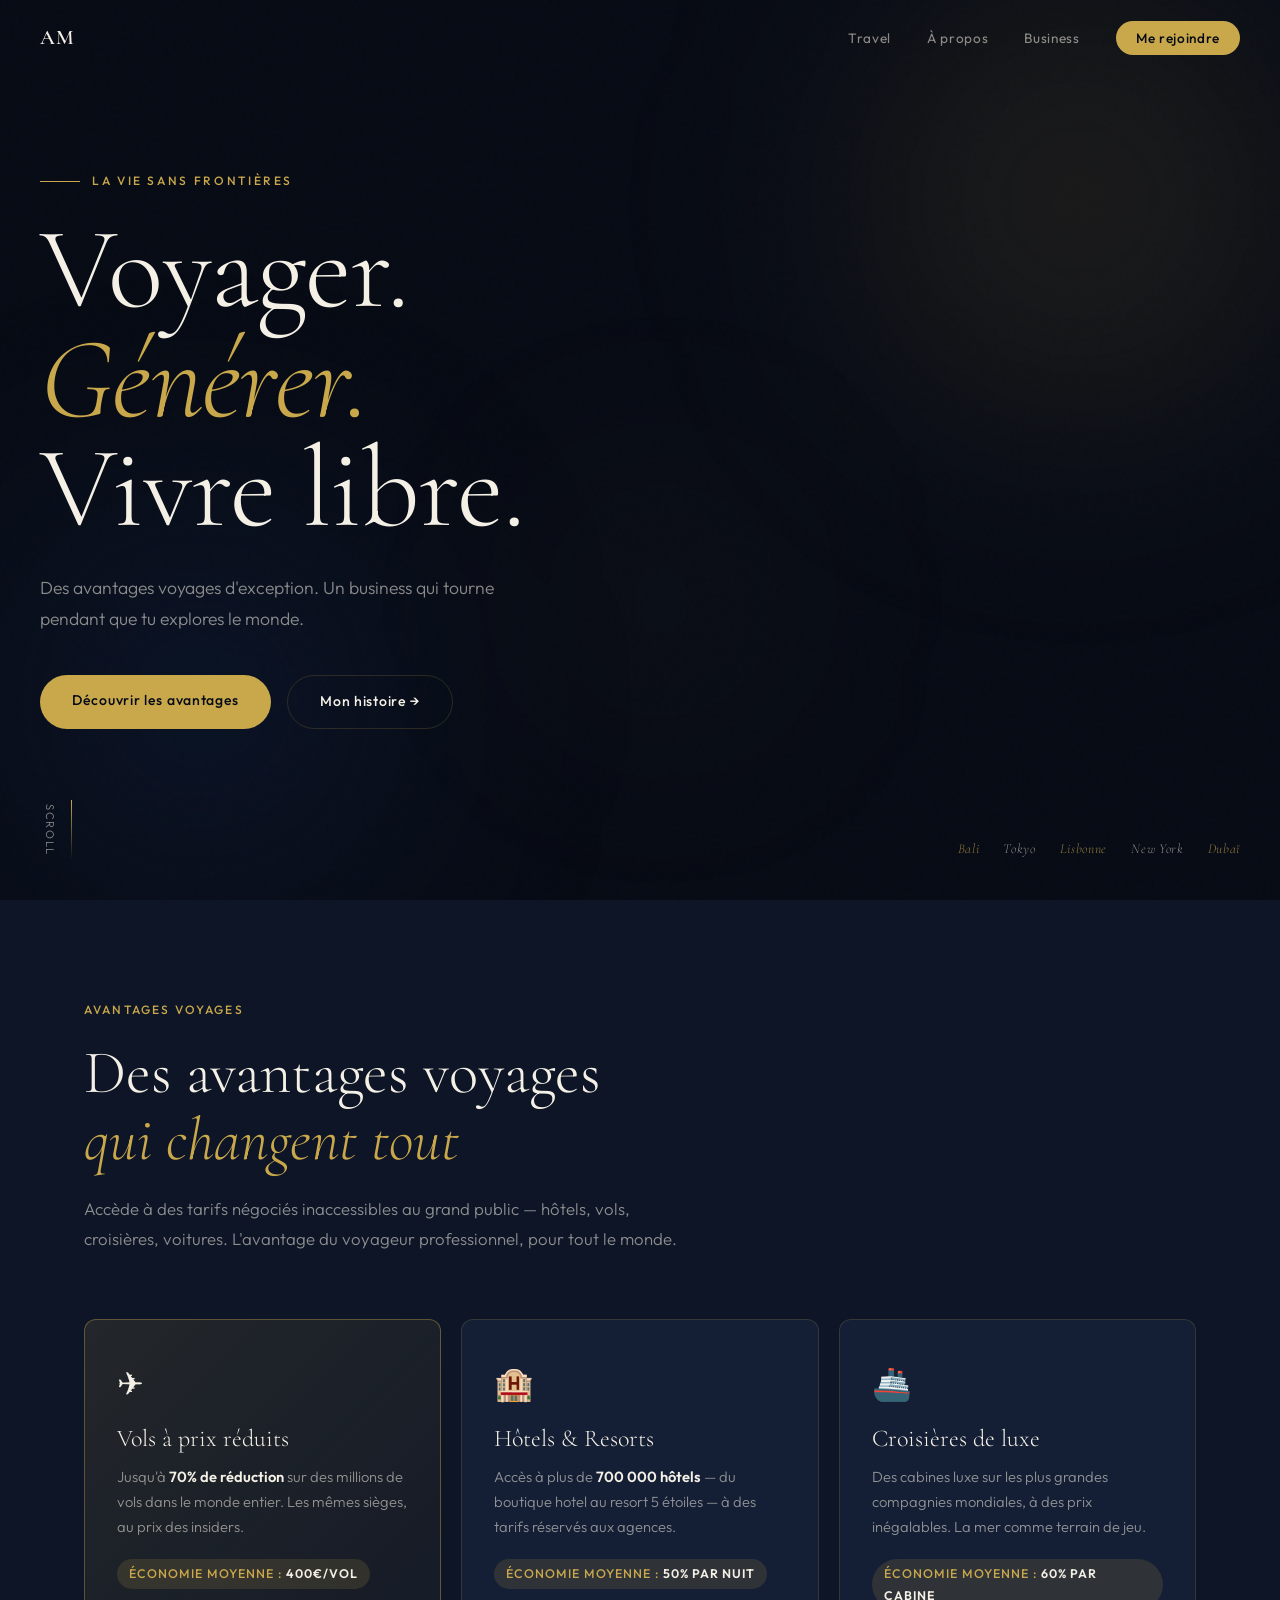
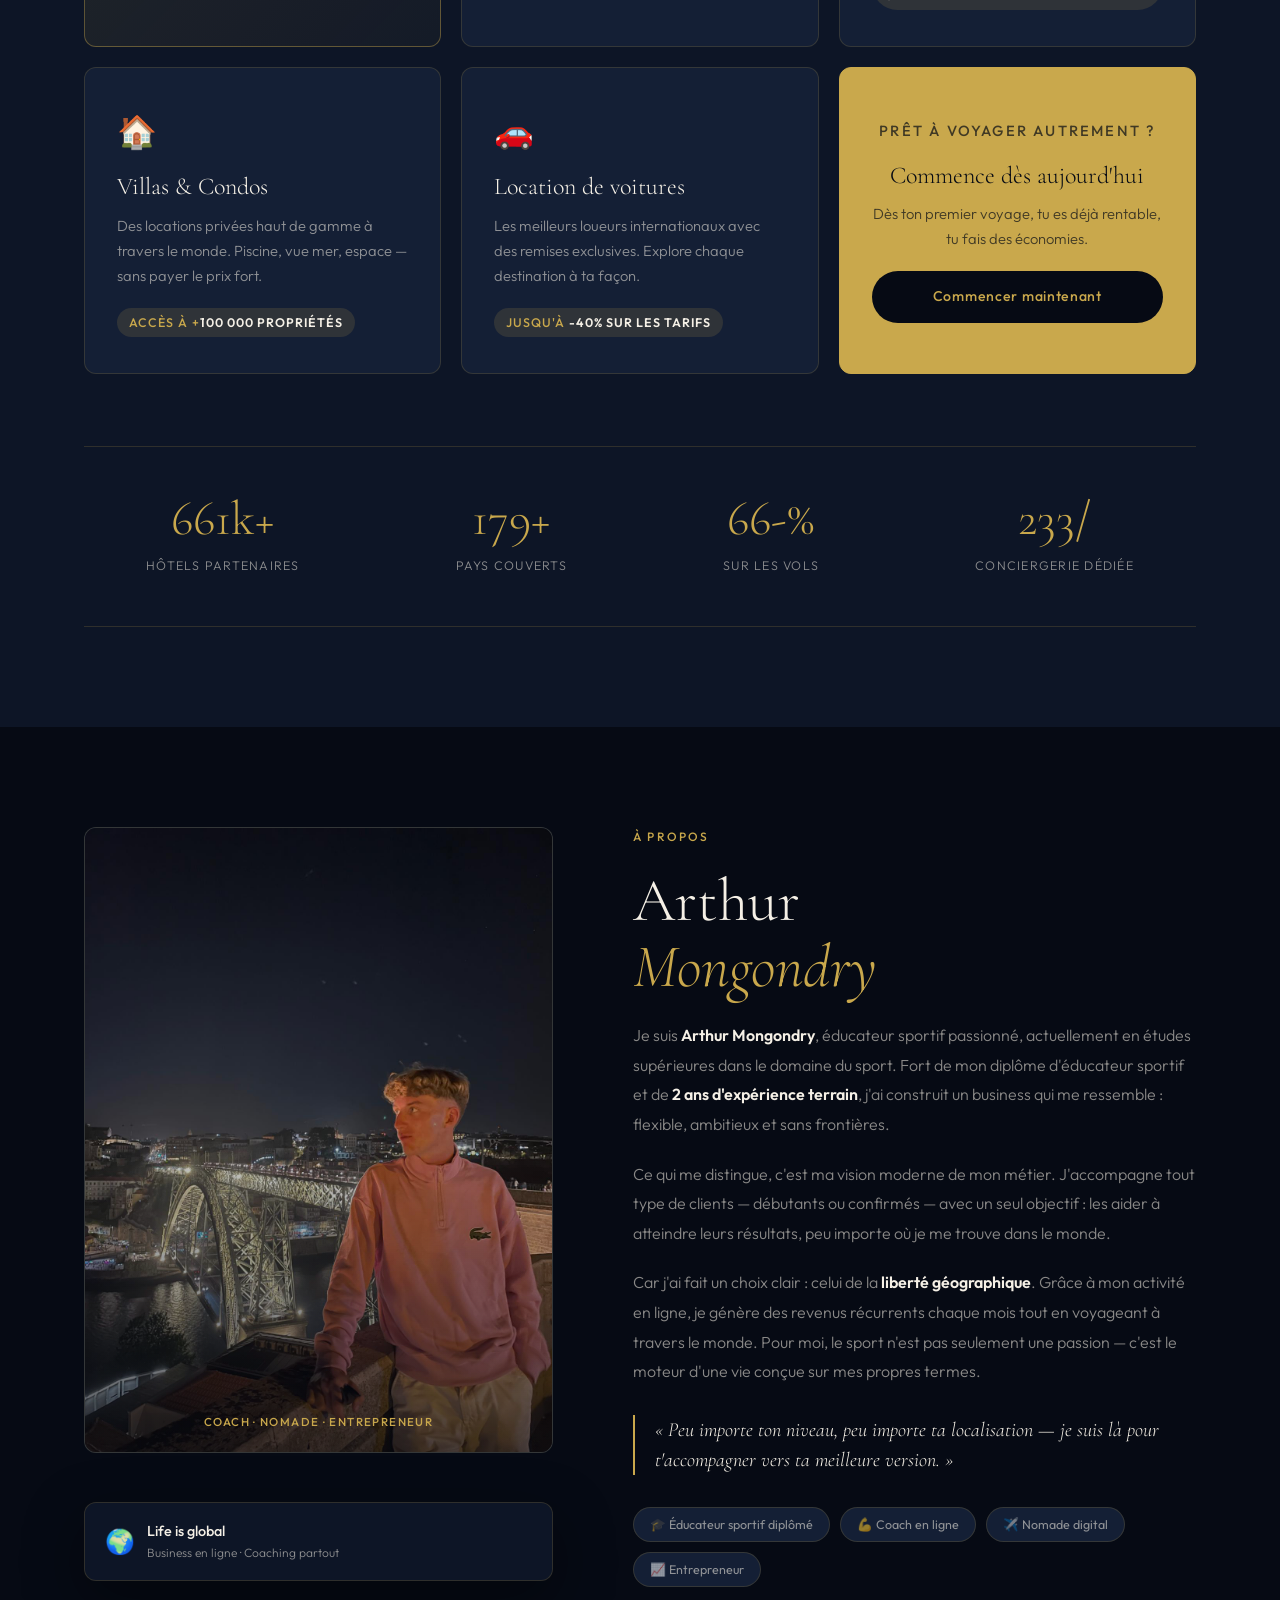
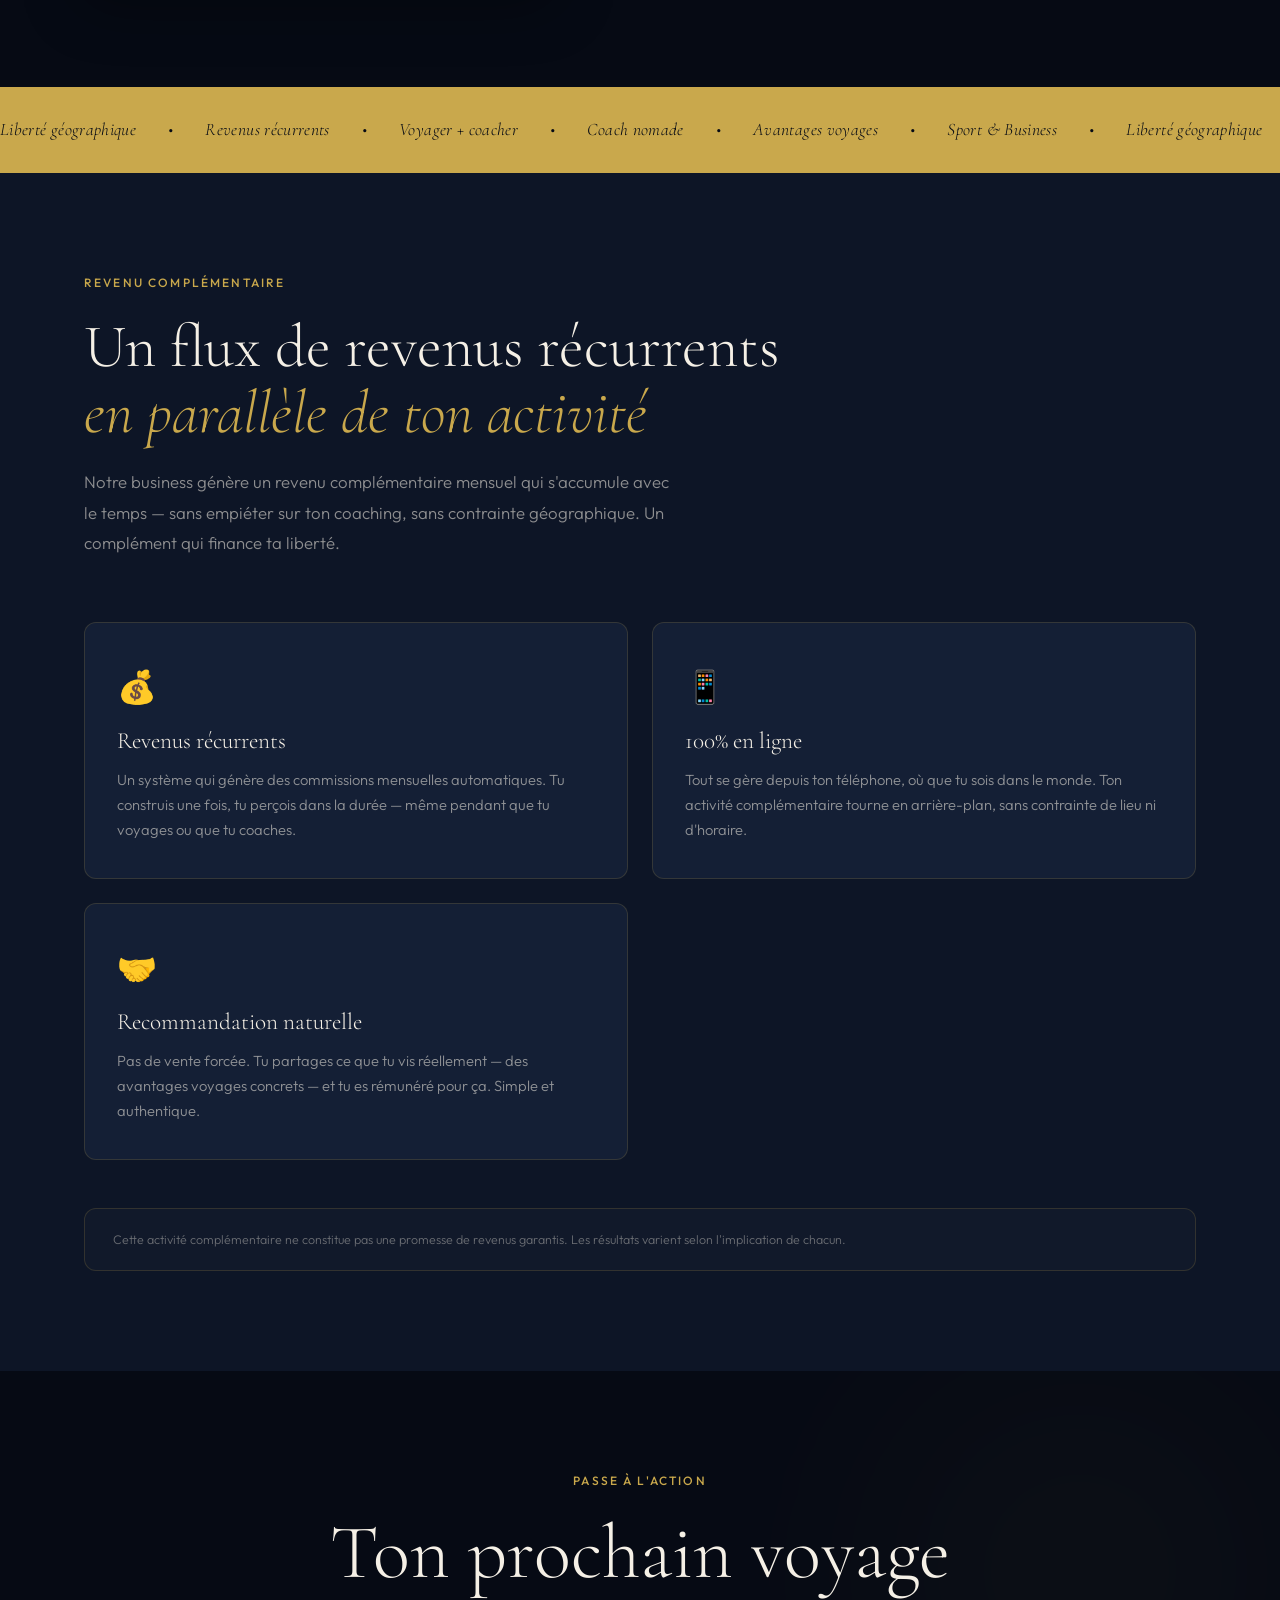
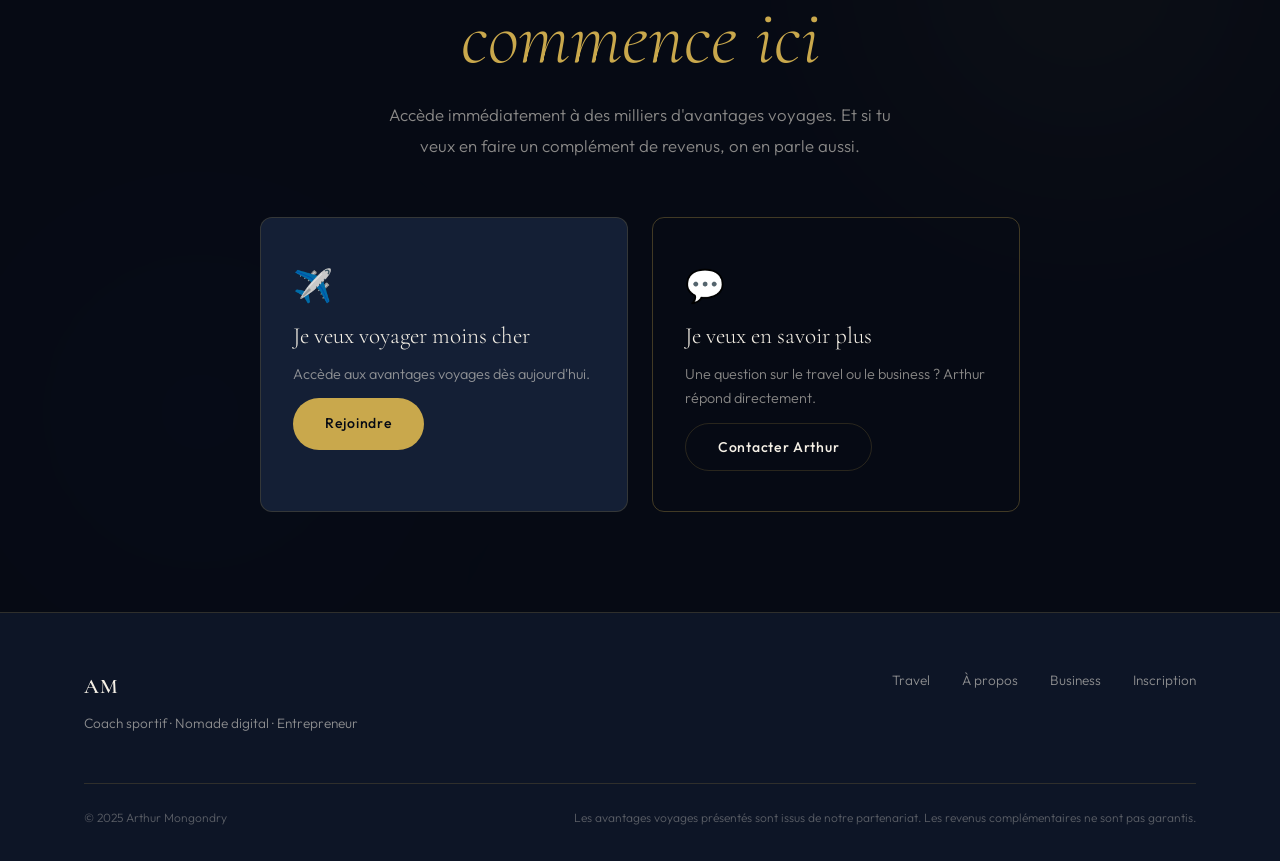
<file: index.html>
<!DOCTYPE html>
<html lang="fr">
<head>
  <meta charset="UTF-8" />
  <meta name="viewport" content="width=device-width, initial-scale=1.0" />
  <title>Arthur Mongondry</title>
  <link rel="preconnect" href="https://fonts.googleapis.com" />
  <link rel="preconnect" href="https://fonts.gstatic.com" crossorigin />
  <link href="https://fonts.googleapis.com/css2?family=Cormorant+Garamond:ital,wght@0,300;0,400;0,600;1,300;1,400&family=Outfit:wght@300;400;500;600&display=swap" rel="stylesheet" />
  <link rel="stylesheet" href="style.css" />
</head>
<body>

  <!-- NAV -->
  <nav class="nav" id="navbar">
    <div class="nav__logo">AM</div>
    <ul class="nav__links">
      <li><a href="#travel">Travel</a></li>
      <li><a href="#about">À propos</a></li>
      <li><a href="#business">Business</a></li>
      <li><a href="#contact" class="nav__cta">Me rejoindre</a></li>
    </ul>
    <button class="nav__burger" id="burger" aria-label="Menu">
      <span></span><span></span><span></span>
    </button>
  </nav>

  <!-- MOBILE MENU -->
  <div class="mobile-menu" id="mobileMenu">
    <ul>
      <li><a href="#travel" onclick="closeMenu()">Travel</a></li>
      <li><a href="#about" onclick="closeMenu()">À propos</a></li>
      <li><a href="#business" onclick="closeMenu()">Business</a></li>
      <li><a href="#contact" onclick="closeMenu()">Me rejoindre</a></li>
    </ul>
  </div>

  <!-- HERO -->
  <section class="hero">
    <div class="hero__bg">
      <div class="hero__grain"></div>
      <div class="hero__orb hero__orb--1"></div>
      <div class="hero__orb hero__orb--2"></div>
      <div class="hero__orb hero__orb--3"></div>
    </div>
    <div class="hero__content">
      <p class="hero__eyebrow reveal">La vie sans frontières</p>
      <h1 class="hero__title reveal reveal--delay-1">
        Voyager.<br />
        <em>Générer.</em><br />
        Vivre libre.
      </h1>
      <p class="hero__sub reveal reveal--delay-2">
        Des avantages voyages d'exception. Un business qui tourne pendant que tu explores le monde.
      </p>
      <div class="hero__actions reveal reveal--delay-3">
        <a href="#travel" class="btn btn--gold">Découvrir les avantages</a>
        <a href="#about" class="btn btn--ghost">Mon histoire →</a>
      </div>
    </div>
    <div class="hero__scroll">
      <span>Scroll</span>
      <div class="hero__scroll-line"></div>
    </div>
    <div class="hero__destinations">
      <span>Bali</span>
      <span>Tokyo</span>
      <span>Lisbonne</span>
      <span>New York</span>
      <span>Dubaï</span>
    </div>
  </section>

  <!-- TRAVEL SECTION -->
  <section class="travel section" id="travel">
    <div class="container">
      <div class="section-header reveal">
        <p class="section-tag">Avantages voyages</p>
        <h2 class="section-title">Des avantages voyages<br /><em>qui changent tout</em></h2>
        <p class="section-sub">Accède à des tarifs négociés inaccessibles au grand public — hôtels, vols, croisières, voitures. L'avantage du voyageur professionnel, pour tout le monde.</p>
      </div>

      <div class="travel__grid">
        <div class="travel__card travel__card--featured reveal">
          <div class="travel__card-icon">✈</div>
          <h3>Vols à prix réduits</h3>
          <p>Jusqu'à <strong>70% de réduction</strong> sur des millions de vols dans le monde entier. Les mêmes sièges, au prix des insiders.</p>
          <div class="travel__saving">Économie moyenne : <strong>400€/vol</strong></div>
        </div>

        <div class="travel__card reveal reveal--delay-1">
          <div class="travel__card-icon">🏨</div>
          <h3>Hôtels & Resorts</h3>
          <p>Accès à plus de <strong>700 000 hôtels</strong> — du boutique hotel au resort 5 étoiles — à des tarifs réservés aux agences.</p>
          <div class="travel__saving">Économie moyenne : <strong>50% par nuit</strong></div>
        </div>

        <div class="travel__card reveal reveal--delay-2">
          <div class="travel__card-icon">🚢</div>
          <h3>Croisières de luxe</h3>
          <p>Des cabines luxe sur les plus grandes compagnies mondiales, à des prix inégalables. La mer comme terrain de jeu.</p>
          <div class="travel__saving">Économie moyenne : <strong>60% par cabine</strong></div>
        </div>

        <div class="travel__card reveal reveal--delay-1">
          <div class="travel__card-icon">🏠</div>
          <h3>Villas & Condos</h3>
          <p>Des locations privées haut de gamme à travers le monde. Piscine, vue mer, espace — sans payer le prix fort.</p>
          <div class="travel__saving">Accès à +<strong>100 000 propriétés</strong></div>
        </div>

        <div class="travel__card reveal reveal--delay-2">
          <div class="travel__card-icon">🚗</div>
          <h3>Location de voitures</h3>
          <p>Les meilleurs loueurs internationaux avec des remises exclusives. Explore chaque destination à ta façon.</p>
          <div class="travel__saving">Jusqu'à <strong>-40% sur les tarifs</strong></div>
        </div>

        <div class="travel__card travel__card--cta reveal reveal--delay-3">
          <p class="travel__cta-label">Prêt à voyager autrement ?</p>
          <h3>Commence dès aujourd'hui</h3>
          <p>Dès ton premier voyage, tu es déjà rentable, tu fais des économies.</p>
          <a href="#contact" class="btn btn--gold">Commencer maintenant</a>
        </div>
      </div>

      <!-- STATS BAND -->
      <div class="stats-band reveal">
        <div class="stat">
          <span class="stat__num">700k+</span>
          <span class="stat__label">Hôtels partenaires</span>
        </div>
        <div class="stat">
          <span class="stat__num">190+</span>
          <span class="stat__label">Pays couverts</span>
        </div>
        <div class="stat">
          <span class="stat__num">-70%</span>
          <span class="stat__label">Sur les vols</span>
        </div>
        <div class="stat">
          <span class="stat__num">24/7</span>
          <span class="stat__label">Conciergerie dédiée</span>
        </div>
      </div>
    </div>
  </section>

  <!-- ABOUT / BIO -->
  <section class="about section" id="about">
    <div class="container">
      <div class="about__inner">
        <div class="about__image-wrap reveal">
          <div class="about__image-frame">
            <img src="ressource/arthur.jpeg" alt="Arthur Mongondry" class="about__photo" />
            <div class="about__image-badge">Coach · Nomade · Entrepreneur</div>
          </div>
          <div class="about__floating-card">
            <span class="about__flag">🌍</span>
            <div>
              <strong>Life is global</strong>
              <p>Business en ligne · Coaching partout</p>
            </div>
          </div>
        </div>

        <div class="about__content">
          <p class="section-tag reveal">À propos</p>
          <h2 class="section-title reveal">Arthur<br /><em>Mongondry</em></h2>

          <div class="about__text reveal">
            <p>Je suis <strong>Arthur Mongondry</strong>, éducateur sportif passionné, actuellement en études supérieures dans le domaine du sport. Fort de mon diplôme d'éducateur sportif et de <strong>2 ans d'expérience terrain</strong>, j'ai construit un business qui me ressemble : flexible, ambitieux et sans frontières.</p>

            <p>Ce qui me distingue, c'est ma vision moderne de mon métier. J'accompagne tout type de clients — débutants ou confirmés — avec un seul objectif : les aider à atteindre leurs résultats, peu importe où je me trouve dans le monde.</p>

            <p>Car j'ai fait un choix clair : celui de la <strong>liberté géographique</strong>. Grâce à mon activité en ligne, je génère des revenus récurrents chaque mois tout en voyageant à travers le monde. Pour moi, le sport n'est pas seulement une passion — c'est le moteur d'une vie conçue sur mes propres termes.</p>

            <blockquote class="about__quote">
              « Peu importe ton niveau, peu importe ta localisation — je suis là pour t'accompagner vers ta meilleure version. »
            </blockquote>
          </div>

          <div class="about__tags reveal">
            <span>🎓 Éducateur sportif diplômé</span>
            <span>💪 Coach en ligne</span>
            <span>✈️ Nomade digital</span>
            <span>📈 Entrepreneur</span>
          </div>
        </div>
      </div>
    </div>
  </section>

  <!-- LIFESTYLE BAND -->
  <section class="lifestyle">
    <div class="lifestyle__track">
      <div class="lifestyle__items">
        <span>Liberté géographique</span><span>•</span>
        <span>Revenus récurrents</span><span>•</span>
        <span>Voyager + coacher</span><span>•</span>
        <span>Coach nomade</span><span>•</span>
        <span>Avantages voyages</span><span>•</span>
        <span>Sport & Business</span><span>•</span>
        <span>Liberté géographique</span><span>•</span>
        <span>Revenus récurrents</span><span>•</span>
        <span>Voyager + coacher</span><span>•</span>
        <span>Coach nomade</span><span>•</span>
        <span>Avantages voyages</span><span>•</span>
        <span>Sport & Business</span><span>•</span>
      </div>
    </div>
  </section>

  <!-- BUSINESS SECTION -->
  <section class="business section" id="business">
    <div class="container">
      <div class="section-header reveal">
        <p class="section-tag">Revenu complémentaire</p>
        <h2 class="section-title">Un flux de revenus récurrents<br /><em>en parallèle de ton activité</em></h2>
        <p class="section-sub">Notre business génère un revenu complémentaire mensuel qui s'accumule avec le temps — sans empiéter sur ton coaching, sans contrainte géographique. Un complément qui finance ta liberté.</p>
      </div>

      <div class="business__grid">
        <div class="business__feature reveal">
          <div class="business__icon">💰</div>
          <h3>Revenus récurrents</h3>
          <p>Un système qui génère des commissions mensuelles automatiques. Tu construis une fois, tu perçois dans la durée — même pendant que tu voyages ou que tu coaches.</p>
        </div>
        <div class="business__feature reveal reveal--delay-1">
          <div class="business__icon">📱</div>
          <h3>100% en ligne</h3>
          <p>Tout se gère depuis ton téléphone, où que tu sois dans le monde. Ton activité complémentaire tourne en arrière-plan, sans contrainte de lieu ni d'horaire.</p>
        </div>
        <div class="business__feature reveal reveal--delay-2">
          <div class="business__icon">🤝</div>
          <h3>Recommandation naturelle</h3>
          <p>Pas de vente forcée. Tu partages ce que tu vis réellement — des avantages voyages concrets — et tu es rémunéré pour ça. Simple et authentique.</p>
        </div>
        <!--<div class="business__feature reveal reveal--delay-3">
          <div class="business__icon">📊</div>
          <h3>Effet cumulatif</h3>
          <p>Chaque personne que tu accompagnes fait grossir tes revenus passifs. Le système prend de l'ampleur mois après mois, sans effort supplémentaire de ta part.</p>
        </div>-->
      </div>

      <div class="business__disclaimer reveal">
        <p>Cette activité complémentaire ne constitue pas une promesse de revenus garantis. Les résultats varient selon l'implication de chacun.</p>
      </div>
    </div>
  </section>

  <!-- CONTACT / CTA -->
  <section class="contact section" id="contact">
    <div class="contact__bg">
      <div class="hero__orb hero__orb--1" style="opacity:0.3"></div>
      <div class="hero__orb hero__orb--2" style="opacity:0.2"></div>
    </div>
    <div class="container">
      <div class="contact__inner reveal">
        <p class="section-tag">Passe à l'action</p>
        <h2 class="contact__title">Ton prochain voyage<br /><em>commence ici</em></h2>
        <p class="contact__sub">Accède immédiatement à des milliers d'avantages voyages. Et si tu veux en faire un complément de revenus, on en parle aussi.</p>

        <div class="contact__cards">
          <div class="contact__card">
            <span class="contact__card-icon">✈️</span>
            <h3>Je veux voyager moins cher</h3>
            <p>Accède aux avantages voyages dès aujourd'hui.</p>
            <a href="inscription/inscription.html" class="btn btn--gold">Rejoindre</a>
          </div>
          <div class="contact__card contact__card--outline">
            <span class="contact__card-icon">💬</span>
            <h3>Je veux en savoir plus</h3>
            <p>Une question sur le travel ou le business ? Arthur répond directement.</p>
            <button class="btn btn--ghost" id="contactBtn" onclick="openContactPopup()">Contacter Arthur</button>
          </div>
        </div>
      </div>
    </div>
  </section>

  <!-- FOOTER -->
  <footer class="footer">
    <div class="container">
      <div class="footer__top">
        <div class="footer__brand">
          <div class="nav__logo">AM</div>
          <p>Coach sportif · Nomade digital · Entrepreneur</p>
        </div>
        <div class="footer__links">
          <a href="#travel">Travel</a>
          <a href="#about">À propos</a>
          <a href="#business">Business</a>
          <a href="inscription/inscription.html">Inscription</a>
        </div>
      </div>
      <div class="footer__bottom">
        <p>© 2025 Arthur Mongondry</p>
        <p>Les avantages voyages présentés sont issus de notre partenariat. Les revenus complémentaires ne sont pas garantis.</p>
      </div>
    </div>
  </footer>

  <!-- CONTACT POPUP -->
  <div class="contact-popup" id="contactPopup" onclick="closeContactPopup(event)">
    <div class="contact-popup__box">
      <button class="contact-popup__close" onclick="closeContactPopup()">&times;</button>
      <p class="section-tag" style="margin-bottom:12px;">Me contacter</p>
      <h3 class="contact-popup__title">Choisir une plateforme</h3>
      <p class="contact-popup__sub">Arthur répond rapidement sur WhatsApp ou Instagram.</p>
      <div class="contact-popup__options">
        <a href="https://wa.me/33673399865" target="_blank" class="contact-popup__option contact-popup__option--wa">
          <svg viewBox="0 0 24 24" fill="currentColor" width="28" height="28"><path d="M17.472 14.382c-.297-.149-1.758-.867-2.03-.967-.273-.099-.471-.148-.67.15-.197.297-.767.966-.94 1.164-.173.199-.347.223-.644.075-.297-.15-1.255-.463-2.39-1.475-.883-.788-1.48-1.761-1.653-2.059-.173-.297-.018-.458.13-.606.134-.133.298-.347.446-.52.149-.174.198-.298.298-.497.099-.198.05-.371-.025-.52-.075-.149-.669-1.612-.916-2.207-.242-.579-.487-.5-.669-.51-.173-.008-.371-.01-.57-.01-.198 0-.52.074-.792.372-.272.297-1.04 1.016-1.04 2.479 0 1.462 1.065 2.875 1.213 3.074.149.198 2.096 3.2 5.077 4.487.709.306 1.262.489 1.694.625.712.227 1.36.195 1.871.118.571-.085 1.758-.719 2.006-1.413.248-.694.248-1.289.173-1.413-.074-.124-.272-.198-.57-.347m-5.421 7.403h-.004a9.87 9.87 0 01-5.031-1.378l-.361-.214-3.741.982.998-3.648-.235-.374a9.86 9.86 0 01-1.51-5.26c.001-5.45 4.436-9.884 9.888-9.884 2.64 0 5.122 1.03 6.988 2.898a9.825 9.825 0 012.893 6.994c-.003 5.45-4.437 9.884-9.885 9.884m8.413-18.297A11.815 11.815 0 0012.05 0C5.495 0 .16 5.335.157 11.892c0 2.096.547 4.142 1.588 5.945L.057 24l6.305-1.654a11.882 11.882 0 005.683 1.448h.005c6.554 0 11.89-5.335 11.893-11.893a11.821 11.821 0 00-3.48-8.413z"/></svg>
          <div>
            <strong>WhatsApp</strong>
            <span>+33 6 73 39 98 65</span>
          </div>
        </a>
        <a href="https://www.instagram.com/arrthurmd?utm_source=ig_web_button_share_sheet&igsh=ZDNlZDc0MzIxNw==" target="_blank" class="contact-popup__option contact-popup__option--ig">
          <svg viewBox="0 0 24 24" fill="currentColor" width="28" height="28"><path d="M12 2.163c3.204 0 3.584.012 4.85.07 3.252.148 4.771 1.691 4.919 4.919.058 1.265.069 1.645.069 4.849 0 3.205-.012 3.584-.069 4.849-.149 3.225-1.664 4.771-4.919 4.919-1.266.058-1.644.07-4.85.07-3.204 0-3.584-.012-4.849-.07-3.26-.149-4.771-1.699-4.919-4.92-.058-1.265-.07-1.644-.07-4.849 0-3.204.013-3.583.07-4.849.149-3.227 1.664-4.771 4.919-4.919 1.266-.057 1.645-.069 4.849-.069zM12 0C8.741 0 8.333.014 7.053.072 2.695.272.273 2.69.073 7.052.014 8.333 0 8.741 0 12c0 3.259.014 3.668.072 4.948.2 4.358 2.618 6.78 6.98 6.98C8.333 23.986 8.741 24 12 24c3.259 0 3.668-.014 4.948-.072 4.354-.2 6.782-2.618 6.979-6.98.059-1.28.073-1.689.073-4.948 0-3.259-.014-3.667-.072-4.947-.196-4.354-2.617-6.78-6.979-6.98C15.668.014 15.259 0 12 0zm0 5.838a6.162 6.162 0 100 12.324 6.162 6.162 0 000-12.324zM12 16a4 4 0 110-8 4 4 0 010 8zm6.406-11.845a1.44 1.44 0 100 2.881 1.44 1.44 0 000-2.881z"/></svg>
          <div>
            <strong>Instagram</strong>
            <span>@arrthurmd</span>
          </div>
        </a>
      </div>
    </div>
  </div>

  <script src="scrypt.js"></script>
</body>
</html>
</file>
<file: style.css>
/* ============================================
   MWR Life — Arthur Mongondry
   Aesthetic: Luxury Nomad — Dark & Gold
   Fonts: Cormorant Garamond + Outfit
   ============================================ */

:root {
  --navy:    #060a14;
  --navy-2:  #0d1526;
  --navy-3:  #141f35;
  --gold:    #c9a84c;
  --gold-2:  #e8c96a;
  --gold-dim: rgba(201,168,76,0.15);
  --cream:   #f5f0e6;
  --cream-2: #e8dfc8;
  --muted:   rgba(245,240,230,0.55);
  --border:  rgba(201,168,76,0.18);

  --font-display: 'Cormorant Garamond', Georgia, serif;
  --font-body:    'Outfit', sans-serif;

  --max-w: 1160px;
  --radius: 12px;
}

*, *::before, *::after { box-sizing: border-box; margin: 0; padding: 0; }

html { scroll-behavior: smooth; }

body {
  background: var(--navy);
  color: var(--cream);
  font-family: var(--font-body);
  font-weight: 300;
  line-height: 1.7;
  overflow-x: hidden;
}

/* ---- TYPOGRAPHY ---- */
h1, h2, h3 { font-family: var(--font-display); font-weight: 300; line-height: 1.1; }
em { font-style: italic; color: var(--gold); }
strong { font-weight: 600; color: var(--cream); }
a { color: inherit; text-decoration: none; }

/* ---- CONTAINER ---- */
.container { max-width: var(--max-w); margin: 0 auto; padding: 0 24px; }
.section { padding: 100px 0; }

/* ---- SECTION HEADER ---- */
.section-tag {
  font-family: var(--font-body);
  font-size: 0.75rem;
  font-weight: 500;
  letter-spacing: 0.18em;
  text-transform: uppercase;
  color: var(--gold);
  margin-bottom: 20px;
}
.section-title {
  font-size: clamp(2.2rem, 5vw, 3.8rem);
  margin-bottom: 20px;
}
.section-sub {
  font-size: 1.05rem;
  color: var(--muted);
  max-width: 600px;
  line-height: 1.8;
}
.section-header { margin-bottom: 64px; }

/* ============================================
   NAV
   ============================================ */
.nav {
  position: fixed;
  top: 0; left: 0; right: 0;
  z-index: 100;
  display: flex;
  align-items: center;
  justify-content: space-between;
  padding: 20px 40px;
  transition: background 0.4s, padding 0.4s, backdrop-filter 0.4s;
}
.nav.scrolled {
  background: rgba(6,10,20,0.92);
  backdrop-filter: blur(16px);
  padding: 14px 40px;
  border-bottom: 1px solid var(--border);
}
.nav__logo {
  font-family: var(--font-display);
  font-size: 1.3rem;
  font-weight: 600;
  letter-spacing: 0.05em;
  color: var(--cream);
}
.nav__logo span { color: var(--gold); margin-left: 4px; font-weight: 300; }
.nav__links {
  display: flex;
  list-style: none;
  gap: 36px;
  align-items: center;
}
.nav__links a {
  font-size: 0.85rem;
  font-weight: 400;
  letter-spacing: 0.05em;
  color: var(--muted);
  transition: color 0.2s;
}
.nav__links a:hover { color: var(--cream); }
.nav__cta {
  background: var(--gold);
  color: var(--navy) !important;
  padding: 8px 20px;
  border-radius: 100px;
  font-weight: 500 !important;
  transition: background 0.2s, transform 0.2s !important;
}
.nav__cta:hover { background: var(--gold-2) !important; transform: translateY(-1px); }

.nav__burger {
  display: none;
  flex-direction: column;
  gap: 5px;
  background: none;
  border: none;
  cursor: pointer;
  padding: 4px;
}
.nav__burger span {
  display: block;
  width: 24px;
  height: 1.5px;
  background: var(--cream);
  transition: all 0.3s;
}

/* ---- MOBILE MENU ---- */
.mobile-menu {
  display: none;
  position: fixed;
  inset: 0;
  z-index: 99;
  background: rgba(6,10,20,0.97);
  backdrop-filter: blur(20px);
  align-items: center;
  justify-content: center;
  flex-direction: column;
}
.mobile-menu.open { display: flex; }
.mobile-menu ul { list-style: none; text-align: center; }
.mobile-menu li { margin: 20px 0; }
.mobile-menu a {
  font-family: var(--font-display);
  font-size: 2.5rem;
  color: var(--cream);
  transition: color 0.2s;
}
.mobile-menu a:hover { color: var(--gold); }

/* ============================================
   HERO
   ============================================ */
.hero {
  position: relative;
  min-height: 100vh;
  display: flex;
  align-items: center;
  overflow: hidden;
}
.hero__bg { position: absolute; inset: 0; z-index: 0; }
.hero__grain {
  position: absolute; inset: 0;
  background-image: url("data:image/svg+xml,%3Csvg viewBox='0 0 256 256' xmlns='http://www.w3.org/2000/svg'%3E%3Cfilter id='noise'%3E%3CfeTurbulence type='fractalNoise' baseFrequency='0.85' numOctaves='4' stitchTiles='stitch'/%3E%3C/filter%3E%3Crect width='100%25' height='100%25' filter='url(%23noise)' opacity='0.04'/%3E%3C/svg%3E");
  opacity: 0.4;
  pointer-events: none;
}
.hero__orb {
  position: absolute;
  border-radius: 50%;
  filter: blur(120px);
  pointer-events: none;
}
.hero__orb--1 {
  width: 600px; height: 600px;
  background: radial-gradient(circle, rgba(201,168,76,0.18), transparent 70%);
  top: -100px; right: -100px;
}
.hero__orb--2 {
  width: 500px; height: 500px;
  background: radial-gradient(circle, rgba(30,60,120,0.35), transparent 70%);
  bottom: -50px; left: -50px;
}
.hero__orb--3 {
  width: 300px; height: 300px;
  background: radial-gradient(circle, rgba(201,168,76,0.1), transparent 70%);
  top: 50%; left: 40%;
}

.hero__content {
  position: relative;
  z-index: 1;
  padding: 120px 40px 120px;
  max-width: 820px;
}
.hero__eyebrow {
  font-size: 0.75rem;
  font-weight: 500;
  letter-spacing: 0.22em;
  text-transform: uppercase;
  color: var(--gold);
  margin-bottom: 24px;
  display: flex;
  align-items: center;
  gap: 12px;
}
.hero__eyebrow::before {
  content: '';
  display: inline-block;
  width: 40px;
  height: 1px;
  background: var(--gold);
}
.hero__title {
  font-size: clamp(3.5rem, 9vw, 8rem);
  line-height: 0.95;
  margin-bottom: 28px;
  letter-spacing: -0.01em;
}
.hero__sub {
  font-size: 1.1rem;
  color: var(--muted);
  max-width: 480px;
  line-height: 1.8;
  margin-bottom: 40px;
}
.hero__actions { display: flex; gap: 16px; flex-wrap: wrap; }

/* SCROLL INDICATOR */
.hero__scroll {
  position: absolute;
  bottom: 40px;
  left: 40px;
  display: flex;
  align-items: center;
  gap: 12px;
  z-index: 1;
}
.hero__scroll span {
  font-size: 0.7rem;
  letter-spacing: 0.15em;
  text-transform: uppercase;
  color: var(--muted);
  writing-mode: vertical-rl;
}
.hero__scroll-line {
  width: 1px;
  height: 60px;
  background: linear-gradient(to bottom, var(--gold), transparent);
  animation: scrollPulse 2s ease-in-out infinite;
}
@keyframes scrollPulse {
  0%, 100% { opacity: 1; transform: scaleY(1); }
  50% { opacity: 0.4; transform: scaleY(0.7); }
}

/* DESTINATIONS TICKER */
.hero__destinations {
  position: absolute;
  bottom: 40px;
  right: 40px;
  z-index: 1;
  display: flex;
  gap: 24px;
  align-items: center;
}
.hero__destinations span {
  font-family: var(--font-display);
  font-size: 0.85rem;
  font-style: italic;
  color: var(--muted);
  letter-spacing: 0.05em;
}
.hero__destinations span:nth-child(odd) { color: var(--gold); opacity: 0.7; }

/* ============================================
   BUTTONS
   ============================================ */
.btn {
  display: inline-block;
  padding: 14px 32px;
  border-radius: 100px;
  font-family: var(--font-body);
  font-size: 0.88rem;
  font-weight: 500;
  letter-spacing: 0.05em;
  transition: all 0.25s;
  cursor: pointer;
}
.btn--gold {
  background: var(--gold);
  color: var(--navy);
}
.btn--gold:hover {
  background: var(--gold-2);
  transform: translateY(-2px);
  box-shadow: 0 12px 40px rgba(201,168,76,0.35);
}
.btn--ghost {
  border: 1px solid var(--border);
  color: var(--cream);
  background: transparent;
}
.btn--ghost:hover {
  border-color: var(--gold);
  color: var(--gold);
  transform: translateY(-2px);
}

/* ============================================
   TRAVEL SECTION
   ============================================ */
.travel { background: var(--navy-2); }
.travel__grid {
  display: grid;
  grid-template-columns: repeat(3, 1fr);
  gap: 20px;
}
.travel__card {
  background: var(--navy-3);
  border: 1px solid var(--border);
  border-radius: var(--radius);
  padding: 36px 32px;
  transition: transform 0.3s, border-color 0.3s, box-shadow 0.3s;
}
.travel__card:hover {
  transform: translateY(-6px);
  border-color: var(--gold);
  box-shadow: 0 20px 60px rgba(201,168,76,0.1);
}
.travel__card--featured {
  background: linear-gradient(135deg, rgba(201,168,76,0.12), rgba(201,168,76,0.04));
  border-color: rgba(201,168,76,0.4);
}
.travel__card-icon {
  font-size: 2rem;
  margin-bottom: 16px;
}
.travel__card h3 {
  font-family: var(--font-display);
  font-size: 1.5rem;
  margin-bottom: 12px;
  color: var(--cream);
}
.travel__card p {
  font-size: 0.92rem;
  color: var(--muted);
  line-height: 1.7;
  margin-bottom: 20px;
}
.travel__saving {
  font-size: 0.78rem;
  font-weight: 500;
  letter-spacing: 0.08em;
  text-transform: uppercase;
  color: var(--gold);
  background: var(--gold-dim);
  display: inline-block;
  padding: 4px 12px;
  border-radius: 100px;
}
.travel__card--cta {
  display: flex;
  flex-direction: column;
  justify-content: center;
  text-align: center;
  background: var(--gold);
  border-color: var(--gold);
}
.travel__card--cta h3 { color: var(--navy); }
.travel__card--cta p { color: rgba(6,10,20,0.7); }
.travel__cta-label {
  font-size: 0.72rem;
  font-weight: 500;
  letter-spacing: 0.15em;
  text-transform: uppercase;
  color: rgba(6,10,20,0.6);
  margin-bottom: 8px;
}
.travel__card--cta .btn--ghost {
  border-color: var(--navy);
  color: var(--navy);
  margin-top: 16px;
}
.travel__card--cta .btn--ghost:hover {
  background: var(--navy);
  color: var(--gold);
}
.travel__card--cta .btn--gold {
  background: var(--navy);
  color: var(--gold);
}
.travel__card--cta .btn--gold:hover {
  background: var(--navy-2);
}

/* STATS BAND */
.stats-band {
  display: flex;
  justify-content: space-around;
  gap: 32px;
  margin-top: 72px;
  padding: 48px 0;
  border-top: 1px solid var(--border);
  border-bottom: 1px solid var(--border);
  flex-wrap: wrap;
}
.stat { text-align: center; }
.stat__num {
  display: block;
  font-family: var(--font-display);
  font-size: 3rem;
  color: var(--gold);
  line-height: 1;
  margin-bottom: 8px;
}
.stat__label {
  font-size: 0.78rem;
  letter-spacing: 0.1em;
  text-transform: uppercase;
  color: var(--muted);
}

/* ============================================
   ABOUT
   ============================================ */
.about { background: var(--navy); }
.about__inner {
  display: grid;
  grid-template-columns: 1fr 1.2fr;
  gap: 80px;
  align-items: start;
}
.about__image-wrap {
  position: relative;
  padding-bottom: 76px; /* espace pour la floating card en -52px */
}
.about__image-frame {
  position: relative;
  border-radius: var(--radius);
  overflow: hidden;
  aspect-ratio: 3/4;
  background: var(--navy-3);
  border: 1px solid var(--border);
}
.about__image-frame::before {
  content: '';
  position: absolute;
  inset: 0;
  background: linear-gradient(to bottom, transparent 50%, rgba(6,10,20,0.6));
  z-index: 1;
  pointer-events: none;
}
.about__photo {
  width: 100%;
  height: 100%;
  object-fit: cover;
  object-position: top center;
  display: block;
}
.about__image-badge {
  position: absolute;
  bottom: 20px;
  left: 20px;
  right: 20px;
  z-index: 2;
  font-size: 0.72rem;
  font-weight: 500;
  letter-spacing: 0.12em;
  text-transform: uppercase;
  color: var(--gold);
  text-align: center;
}
.about__floating-card {
  position: absolute;
  bottom: -52px;
  left: 0;
  right: 0;
  background: var(--navy-2);
  border: 1px solid var(--border);
  border-radius: var(--radius);
  padding: 16px 20px;
  display: flex;
  align-items: center;
  gap: 12px;
  box-shadow: 0 20px 60px rgba(0,0,0,0.4);
  backdrop-filter: blur(10px);
}
.about__flag { font-size: 1.5rem; }
.about__floating-card strong { font-size: 0.9rem; display: block; font-weight: 500; }
.about__floating-card p { font-size: 0.75rem; color: var(--muted); margin: 0; }

.about__content { }
.about__text p {
  font-size: 1rem;
  color: var(--muted);
  line-height: 1.85;
  margin-bottom: 20px;
}
.about__text strong { color: var(--cream); }
.about__quote {
  margin: 28px 0 0;
  padding-left: 20px;
  border-left: 2px solid var(--gold);
  font-family: var(--font-display);
  font-style: italic;
  font-size: 1.25rem;
  color: var(--cream);
  line-height: 1.5;
}
.about__tags {
  display: flex;
  flex-wrap: wrap;
  gap: 10px;
  margin-top: 32px;
}
.about__tags span {
  font-size: 0.78rem;
  font-weight: 400;
  padding: 6px 16px;
  border-radius: 100px;
  background: var(--navy-3);
  border: 1px solid var(--border);
  color: var(--muted);
  transition: border-color 0.2s, color 0.2s;
}
.about__tags span:hover { border-color: var(--gold); color: var(--gold); }

/* ============================================
   LIFESTYLE BAND
   ============================================ */
.lifestyle {
  overflow: hidden;
  padding: 28px 0;
  background: var(--gold);
}
.lifestyle__track { overflow: hidden; }
.lifestyle__items {
  display: flex;
  align-items: center;
  gap: 32px;
  white-space: nowrap;
  animation: ticker 28s linear infinite;
  width: max-content;
}
.lifestyle__items span {
  font-family: var(--font-display);
  font-size: 1.1rem;
  font-style: italic;
  color: var(--navy);
  font-weight: 300;
  letter-spacing: 0.02em;
  flex-shrink: 0;
}
@keyframes ticker {
  0%   { transform: translateX(0); }
  100% { transform: translateX(-50%); }
}

/* ============================================
   BUSINESS SECTION
   ============================================ */
.business { background: var(--navy-2); }
.business__grid {
  display: grid;
  grid-template-columns: repeat(2, 1fr);
  gap: 24px;
}
.business__feature {
  background: var(--navy-3);
  border: 1px solid var(--border);
  border-radius: var(--radius);
  padding: 36px 32px;
  transition: transform 0.3s, border-color 0.3s;
}
.business__feature:hover {
  transform: translateY(-4px);
  border-color: rgba(201,168,76,0.35);
}
.business__icon {
  font-size: 2rem;
  margin-bottom: 16px;
}
.business__feature h3 {
  font-family: var(--font-display);
  font-size: 1.45rem;
  margin-bottom: 12px;
}
.business__feature p { font-size: 0.92rem; color: var(--muted); line-height: 1.7; }
.business__disclaimer {
  margin-top: 48px;
  padding: 20px 28px;
  border: 1px solid var(--border);
  border-radius: var(--radius);
  background: rgba(255,255,255,0.02);
}
.business__disclaimer p { font-size: 0.78rem; color: var(--muted); opacity: 0.7; }

/* ============================================
   CONTACT
   ============================================ */
.contact {
  position: relative;
  overflow: hidden;
  background: var(--navy);
}
.contact__bg { position: absolute; inset: 0; z-index: 0; pointer-events: none; }
.contact__inner {
  position: relative;
  z-index: 1;
  text-align: center;
}
.contact__title {
  font-size: clamp(2.5rem, 6vw, 5rem);
  margin-bottom: 20px;
}
.contact__sub {
  font-size: 1.05rem;
  color: var(--muted);
  max-width: 540px;
  margin: 0 auto 56px;
  line-height: 1.8;
}
.contact__cards {
  display: grid;
  grid-template-columns: repeat(2, 1fr);
  gap: 24px;
  max-width: 760px;
  margin: 0 auto;
}
.contact__card {
  background: var(--navy-3);
  border: 1px solid var(--border);
  border-radius: var(--radius);
  padding: 40px 32px;
  display: flex;
  flex-direction: column;
  align-items: flex-start;
  gap: 12px;
  text-align: left;
  transition: transform 0.3s, border-color 0.3s;
}
.contact__card:hover { transform: translateY(-4px); border-color: var(--gold); }
.contact__card--outline {
  background: transparent;
  border-color: rgba(201,168,76,0.3);
}
.contact__card-icon { font-size: 2rem; }
.contact__card h3 {
  font-family: var(--font-display);
  font-size: 1.45rem;
}
.contact__card p { font-size: 0.9rem; color: var(--muted); line-height: 1.7; }

/* ============================================
   FOOTER
   ============================================ */
.footer {
  background: var(--navy-2);
  border-top: 1px solid var(--border);
  padding: 56px 0 32px;
}
.footer__top {
  display: flex;
  justify-content: space-between;
  align-items: flex-start;
  margin-bottom: 48px;
  gap: 40px;
  flex-wrap: wrap;
}
.footer__brand p { font-size: 0.85rem; color: var(--muted); margin-top: 8px; }
.footer__links { display: flex; gap: 32px; align-items: center; flex-wrap: wrap; }
.footer__links a { font-size: 0.85rem; color: var(--muted); transition: color 0.2s; }
.footer__links a:hover { color: var(--gold); }
.footer__bottom {
  border-top: 1px solid var(--border);
  padding-top: 24px;
  display: flex;
  justify-content: space-between;
  gap: 20px;
  flex-wrap: wrap;
}
.footer__bottom p { font-size: 0.75rem; color: var(--muted); opacity: 0.6; }

/* ============================================
   REVEAL ANIMATIONS
   ============================================ */
.reveal {
  opacity: 0;
  transform: translateY(32px);
  transition: opacity 0.7s ease, transform 0.7s ease;
}
.reveal.visible {
  opacity: 1;
  transform: translateY(0);
}
.reveal--delay-1 { transition-delay: 0.15s; }
.reveal--delay-2 { transition-delay: 0.3s; }
.reveal--delay-3 { transition-delay: 0.45s; }

/* ============================================
   RESPONSIVE
   ============================================ */

/* ---- TABLETTE (max 1024px) ---- */
@media (max-width: 1024px) {
  .travel__grid {
    grid-template-columns: repeat(2, 1fr);
  }
  .travel__card--cta {
    grid-column: span 2;
  }
  .about__inner {
    gap: 56px;
    align-items: start;
  }
}

/* ---- MOBILE LARGE (max 900px) ---- */
@media (max-width: 900px) {
  .nav__links { display: none; }
  .nav__burger { display: flex; }
  .nav { padding: 16px 24px; }

  .hero__content { padding: 100px 24px 80px; }
  .hero__destinations { display: none; }
  .hero__scroll { left: 24px; }

  .section { padding: 72px 0; }

  .about__inner {
    grid-template-columns: 1fr;
    gap: 48px;
  }
  .about__image-wrap { padding-bottom: 0; }
  .about__image-frame { aspect-ratio: 4/3; max-width: 480px; margin: 0 auto; }
  .about__floating-card { right: 0; bottom: -16px; }

  .business__grid { grid-template-columns: 1fr; }

  .contact__cards { grid-template-columns: 1fr; max-width: 480px; }

  .footer__top { flex-direction: column; gap: 24px; }
  .footer__bottom { flex-direction: column; gap: 8px; }
}

/* ---- MOBILE (max 640px) ---- */
@media (max-width: 640px) {
  :root { --radius: 10px; }

  .section { padding: 56px 0; }
  .section-header { margin-bottom: 40px; }

  .hero__title { font-size: 3rem; line-height: 1; }
  .hero__sub { font-size: 0.95rem; }
  .hero__actions { flex-direction: column; align-items: flex-start; gap: 12px; }
  .hero__actions .btn { width: 100%; text-align: center; }

  .travel__grid { grid-template-columns: 1fr; }
  .travel__card--cta { grid-column: span 1; }
  .travel__card { padding: 28px 24px; }

  .stats-band {
    display: grid;
    grid-template-columns: 1fr 1fr;
    gap: 24px;
    padding: 36px 24px;
  }
  .stat__num { font-size: 2.2rem; }

  .about__image-frame { aspect-ratio: 3/4; max-width: 320px; }
  .about__floating-card {
    position: static;
    margin-top: 16px;
    width: 100%;
  }
  .about__quote { font-size: 1.1rem; }
  .about__tags { gap: 8px; }

  .business__feature { padding: 28px 24px; }

  .contact__card { padding: 28px 24px; }
  .contact__card .btn { width: 100%; text-align: center; }
  .contact__title { font-size: 2.4rem; }

  .footer__links { gap: 20px; }

  .lifestyle__items span { font-size: 0.95rem; }
}

/* ---- TRÈS PETIT (max 380px) ---- */
@media (max-width: 380px) {
  .hero__title { font-size: 2.4rem; }
  .section-title { font-size: 2rem; }
  .stats-band { grid-template-columns: 1fr; }
  .about__tags span { font-size: 0.72rem; padding: 5px 12px; }
}
/* ============================================
   CONTACT POPUP
   ============================================ */
.contact-popup {
  display: none;
  position: fixed;
  inset: 0;
  z-index: 200;
  background: rgba(6,10,20,0.85);
  backdrop-filter: blur(12px);
  align-items: center;
  justify-content: center;
  padding: 24px;
}
.contact-popup.open { display: flex; }

.contact-popup__box {
  position: relative;
  background: var(--navy-2);
  border: 1px solid var(--border);
  border-radius: var(--radius);
  padding: 48px 40px 40px;
  max-width: 460px;
  width: 100%;
  box-shadow: 0 40px 100px rgba(0,0,0,0.6);
  animation: popupIn 0.3s cubic-bezier(0.34,1.56,0.64,1);
}
@keyframes popupIn {
  from { opacity: 0; transform: scale(0.92) translateY(16px); }
  to   { opacity: 1; transform: scale(1) translateY(0); }
}

.contact-popup__close {
  position: absolute;
  top: 16px; right: 20px;
  background: none;
  border: none;
  color: var(--muted);
  font-size: 1.6rem;
  cursor: pointer;
  line-height: 1;
  transition: color 0.2s;
}
.contact-popup__close:hover { color: var(--cream); }

.contact-popup__title {
  font-family: var(--font-display);
  font-size: 2rem;
  font-weight: 300;
  margin-bottom: 8px;
  color: var(--cream);
}
.contact-popup__sub {
  font-size: 0.88rem;
  color: var(--muted);
  margin-bottom: 32px;
  line-height: 1.6;
}

.contact-popup__options {
  display: flex;
  flex-direction: column;
  gap: 14px;
}
.contact-popup__option {
  display: flex;
  align-items: center;
  gap: 18px;
  padding: 20px 24px;
  border-radius: var(--radius);
  border: 1px solid var(--border);
  text-decoration: none;
  transition: transform 0.2s, border-color 0.2s, box-shadow 0.2s;
}
.contact-popup__option:hover {
  transform: translateY(-2px);
  box-shadow: 0 12px 40px rgba(0,0,0,0.3);
}
.contact-popup__option strong {
  display: block;
  font-size: 1rem;
  font-weight: 500;
  margin-bottom: 2px;
}
.contact-popup__option span {
  font-size: 0.8rem;
  opacity: 0.7;
}

.contact-popup__option--wa {
  background: rgba(37,211,102,0.08);
  border-color: rgba(37,211,102,0.25);
  color: #25d366;
}
.contact-popup__option--wa:hover { border-color: rgba(37,211,102,0.5); }
.contact-popup__option--wa strong { color: #25d366; }
.contact-popup__option--wa span { color: #25d366; }

.contact-popup__option--ig {
  background: rgba(225,48,108,0.08);
  border-color: rgba(225,48,108,0.25);
  color: #e1306c;
}
.contact-popup__option--ig:hover { border-color: rgba(225,48,108,0.5); }
.contact-popup__option--ig strong { color: #e1306c; }
.contact-popup__option--ig span { color: #e1306c; }

@media (max-width: 640px) {
  .contact-popup__box { padding: 40px 24px 32px; }
  .contact-popup__title { font-size: 1.6rem; }
}
</file>
